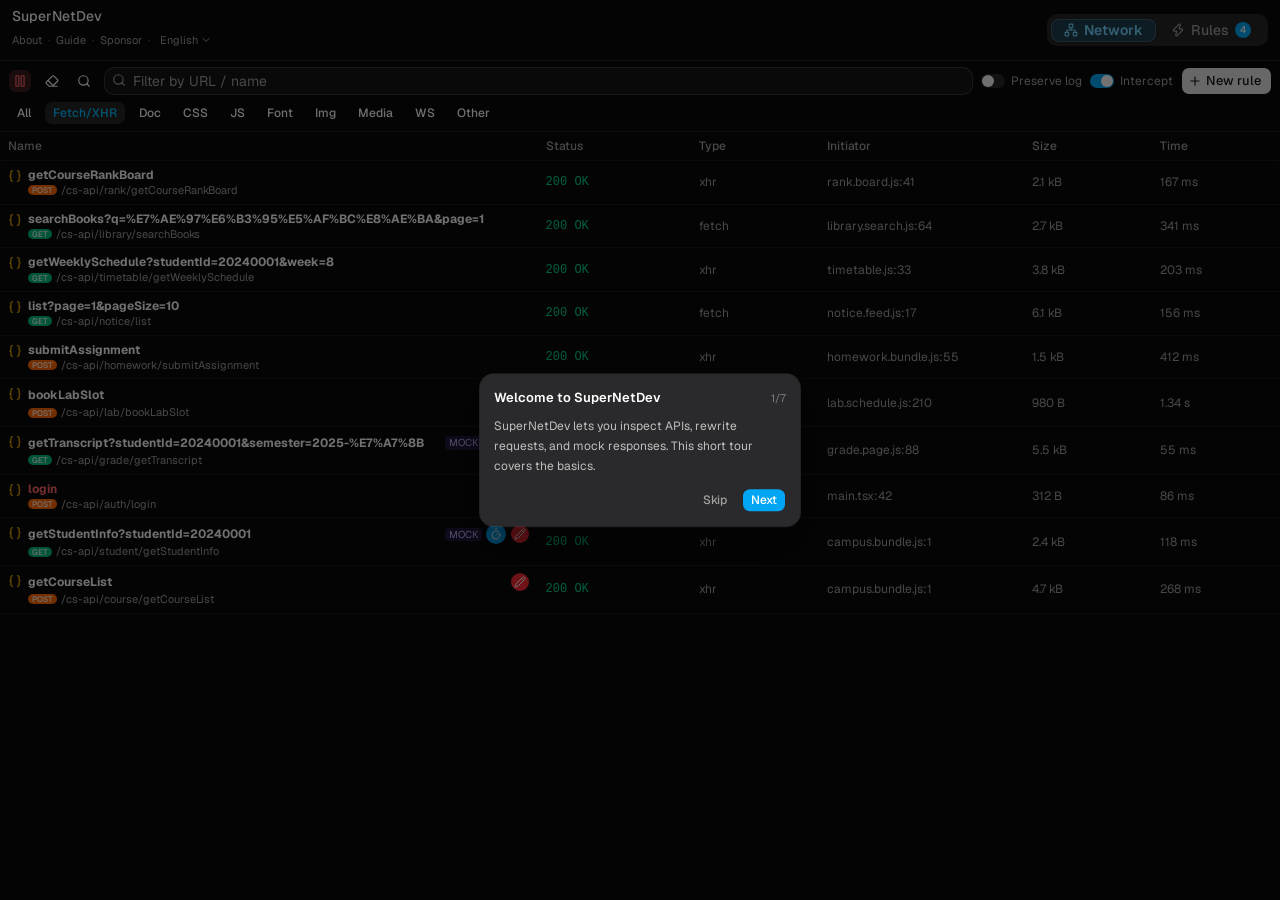
<file: index.html>
<!doctype html>
<html lang="zh-CN" class="dark">
  <head>
    <meta charset="UTF-8" />
    <meta name="viewport" content="width=device-width, initial-scale=1.0" />
    <title>SuperNetDev</title>
    <link rel="icon" type="image/png" href="./icons/icon32.png" />
    <script type="module" src="./assets/index-WEb5pRQ2.js"></script>
    <link rel="stylesheet" href="./assets/index-ii-WD_5K.css">
  </head>
  <body class="h-screen overflow-hidden bg-background text-foreground antialiased">
    <div id="root"></div>
  </body>
</html>
</file>
